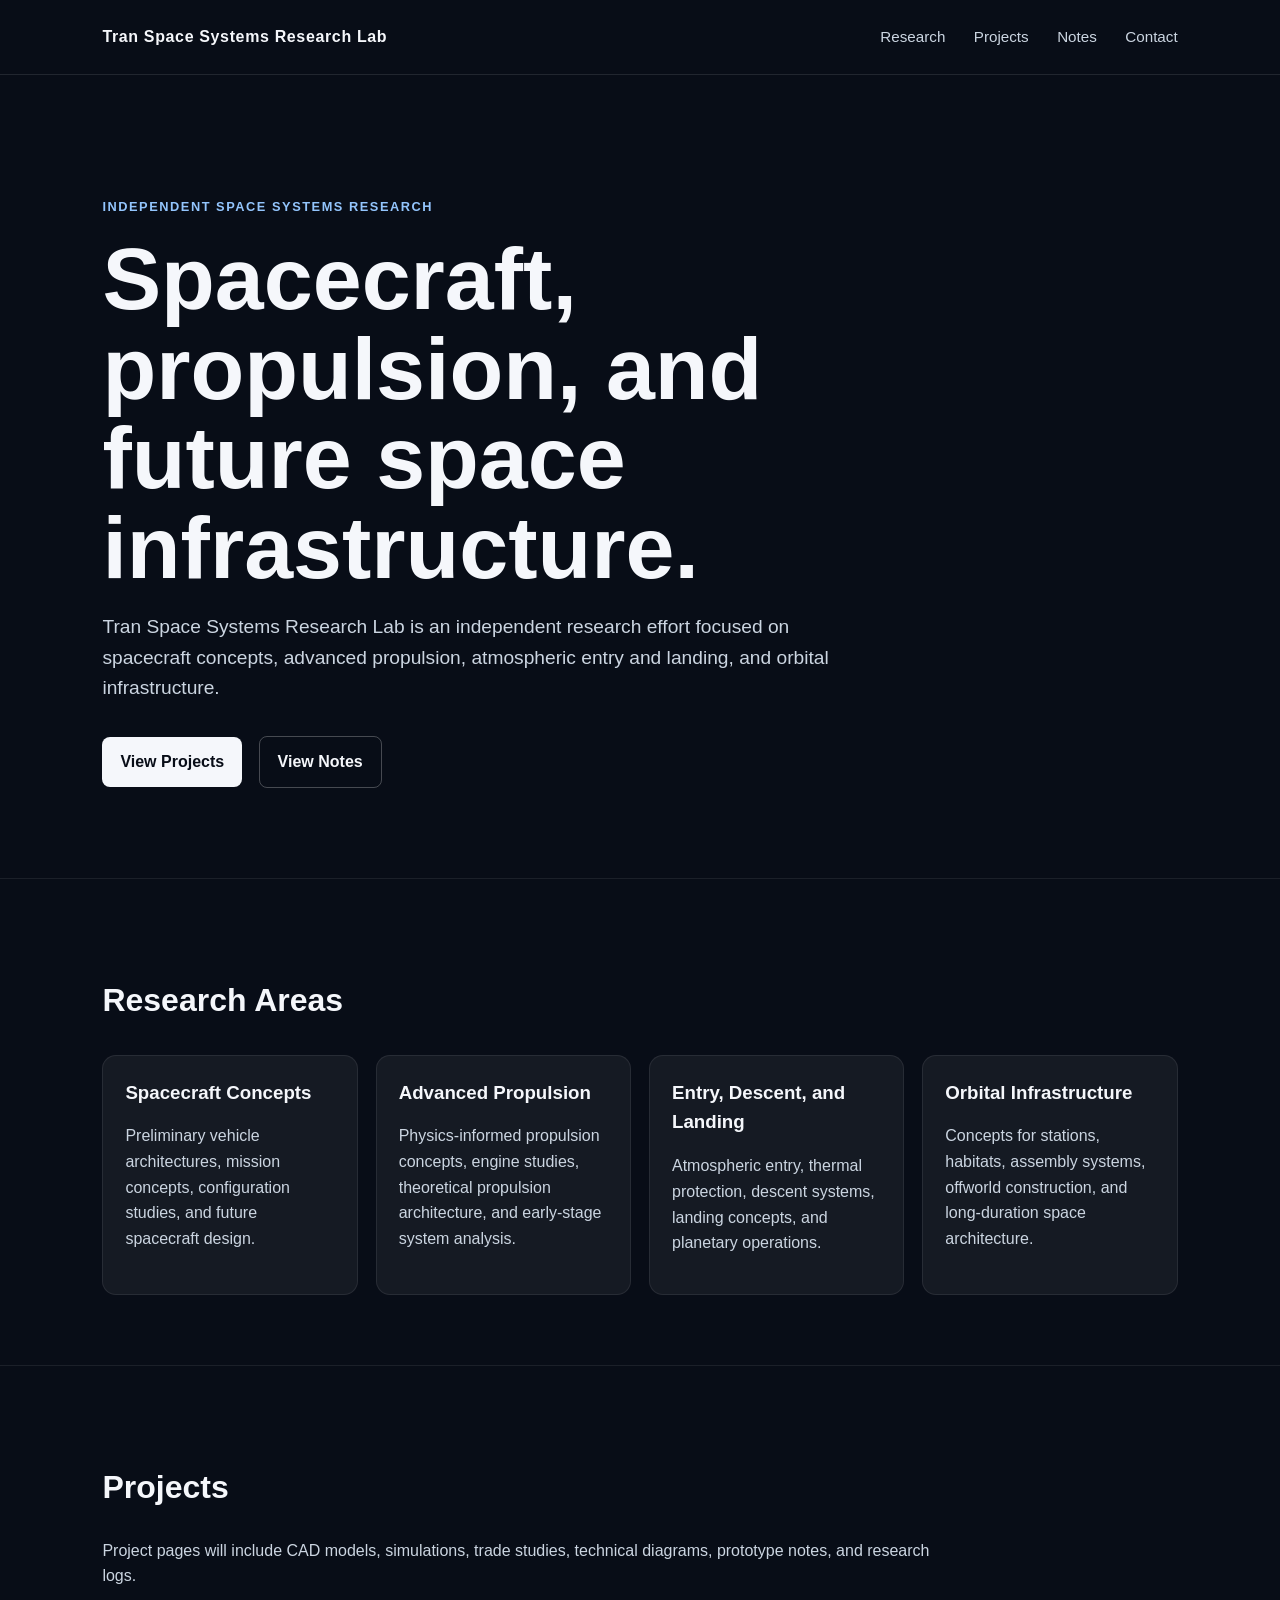
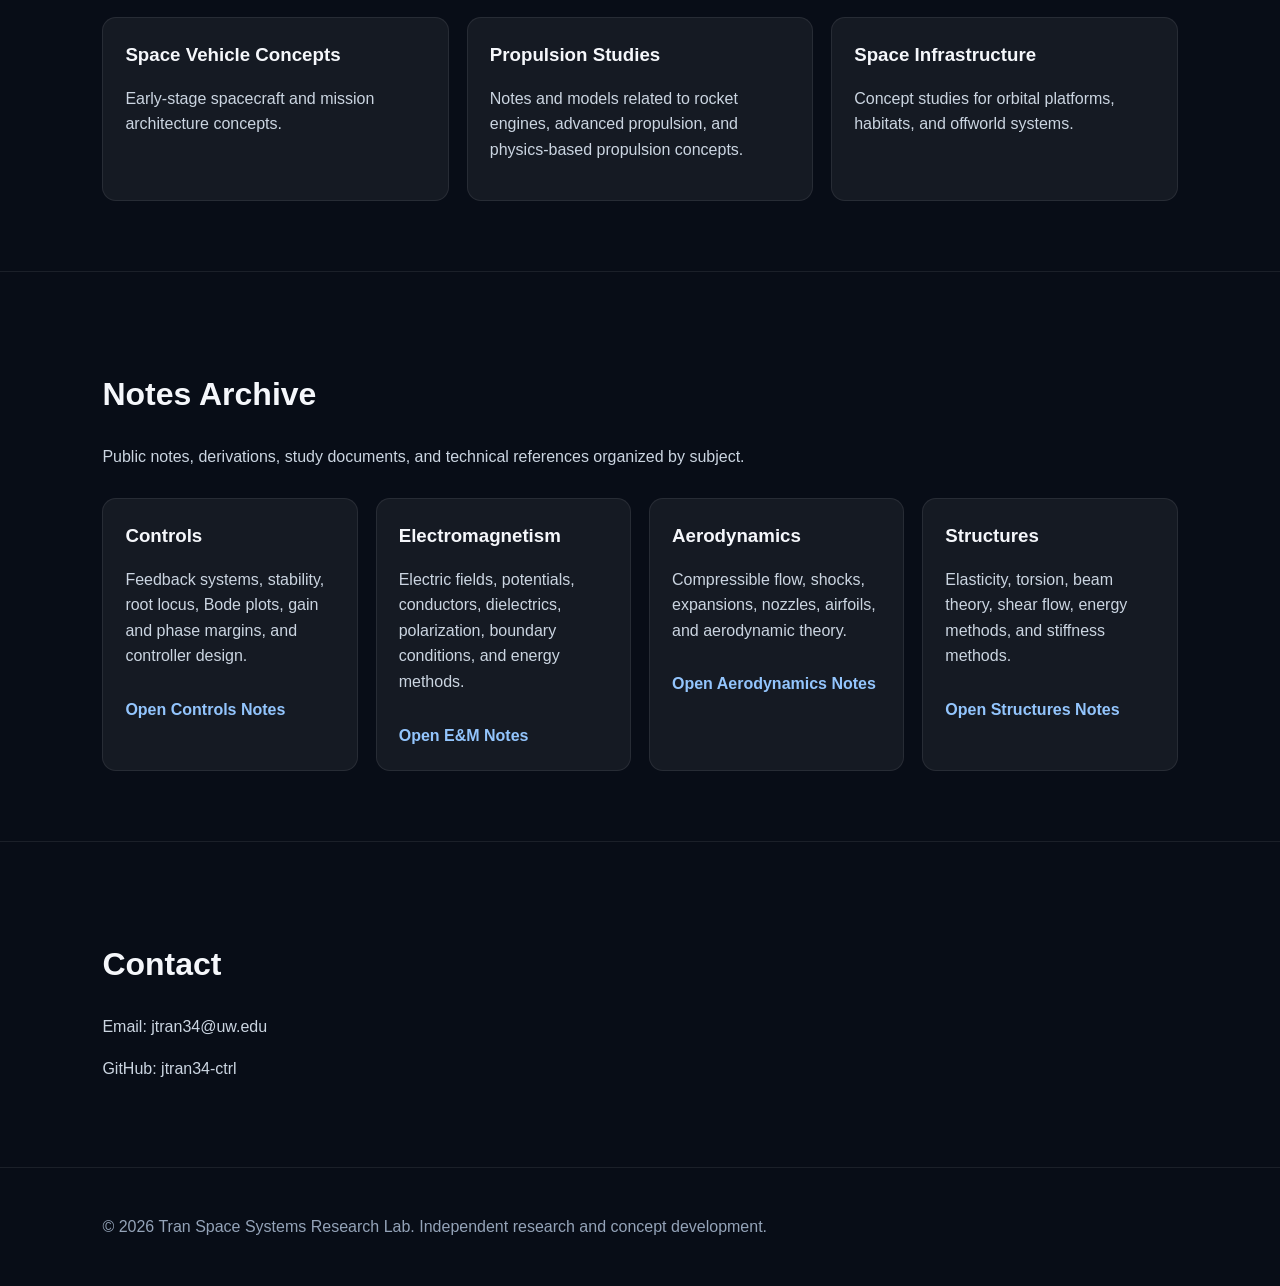
<file: index.html>
<!DOCTYPE html>
<html lang="en">
<head>
  <meta charset="UTF-8" />
  <meta name="viewport" content="width=device-width, initial-scale=1.0" />
  <title>Tran Space Systems Research Lab</title>
  <link rel="stylesheet" href="style.css" />
</head>

<body>
  <header class="nav">
    <div class="logo">Tran Space Systems Research Lab</div>

    <nav>
      <a href="#research">Research</a>
      <a href="#projects">Projects</a>
      <a href="#notes">Notes</a>
      <a href="#contact">Contact</a>
    </nav>
  </header>

  <main>
    <section class="hero">
      <p class="eyebrow">Independent Space Systems Research</p>

      <h1>Spacecraft, propulsion, and future space infrastructure.</h1>

      <p class="subtitle">
        Tran Space Systems Research Lab is an independent research effort focused on
        spacecraft concepts, advanced propulsion, atmospheric entry and landing,
        and orbital infrastructure.
      </p>

      <div class="buttons">
        <a class="button" href="#projects">View Projects</a>
        <a class="button secondary" href="#notes">View Notes</a>
      </div>
    </section>

    <section id="research" class="section">
      <h2>Research Areas</h2>

      <div class="grid">
        <div class="card">
          <h3>Spacecraft Concepts</h3>
          <p>
            Preliminary vehicle architectures, mission concepts, configuration studies,
            and future spacecraft design.
          </p>
        </div>

        <div class="card">
          <h3>Advanced Propulsion</h3>
          <p>
            Physics-informed propulsion concepts, engine studies, theoretical propulsion
            architecture, and early-stage system analysis.
          </p>
        </div>

        <div class="card">
          <h3>Entry, Descent, and Landing</h3>
          <p>
            Atmospheric entry, thermal protection, descent systems, landing concepts,
            and planetary operations.
          </p>
        </div>

        <div class="card">
          <h3>Orbital Infrastructure</h3>
          <p>
            Concepts for stations, habitats, assembly systems, offworld construction,
            and long-duration space architecture.
          </p>
        </div>
      </div>
    </section>

    <section id="projects" class="section">
      <h2>Projects</h2>

      <p>
        Project pages will include CAD models, simulations, trade studies, technical
        diagrams, prototype notes, and research logs.
      </p>

      <div class="grid">
        <div class="card">
          <h3>Space Vehicle Concepts</h3>
          <p>
            Early-stage spacecraft and mission architecture concepts.
          </p>
        </div>

        <div class="card">
          <h3>Propulsion Studies</h3>
          <p>
            Notes and models related to rocket engines, advanced propulsion, and
            physics-based propulsion concepts.
          </p>
        </div>

        <div class="card">
          <h3>Space Infrastructure</h3>
          <p>
            Concept studies for orbital platforms, habitats, and offworld systems.
          </p>
        </div>
      </div>
    </section>

    <section id="notes" class="section">
      <h2>Notes Archive</h2>

      <p>
        Public notes, derivations, study documents, and technical references organized
        by subject.
      </p>

      <div class="grid">
        <div class="card">
          <h3>Controls</h3>
          <p>
            Feedback systems, stability, root locus, Bode plots, gain and phase margins,
            and controller design.
          </p>
          <a class="text-link" href="notes/controls/">Open Controls Notes</a>
        </div>

        <div class="card">
          <h3>Electromagnetism</h3>
          <p>
            Electric fields, potentials, conductors, dielectrics, polarization,
            boundary conditions, and energy methods.
          </p>
          <a class="text-link" href="notes/electromagnetism/">Open E&amp;M Notes</a>
        </div>

        <div class="card">
          <h3>Aerodynamics</h3>
          <p>
            Compressible flow, shocks, expansions, nozzles, airfoils, and aerodynamic
            theory.
          </p>
          <a class="text-link" href="notes/aerodynamics/">Open Aerodynamics Notes</a>
        </div>

        <div class="card">
          <h3>Structures</h3>
          <p>
            Elasticity, torsion, beam theory, shear flow, energy methods, and stiffness
            methods.
          </p>
          <a class="text-link" href="notes/structures/">Open Structures Notes</a>
        </div>
      </div>
    </section>

    <section id="contact" class="section">
      <h2>Contact</h2>

      <p>Email: jtran34@uw.edu</p>
      <p>GitHub: jtran34-ctrl</p>
    </section>
  </main>

  <footer>
    <p>
      © 2026 Tran Space Systems Research Lab. Independent research and concept development.
    </p>
  </footer>
</body>
</html>
</file>
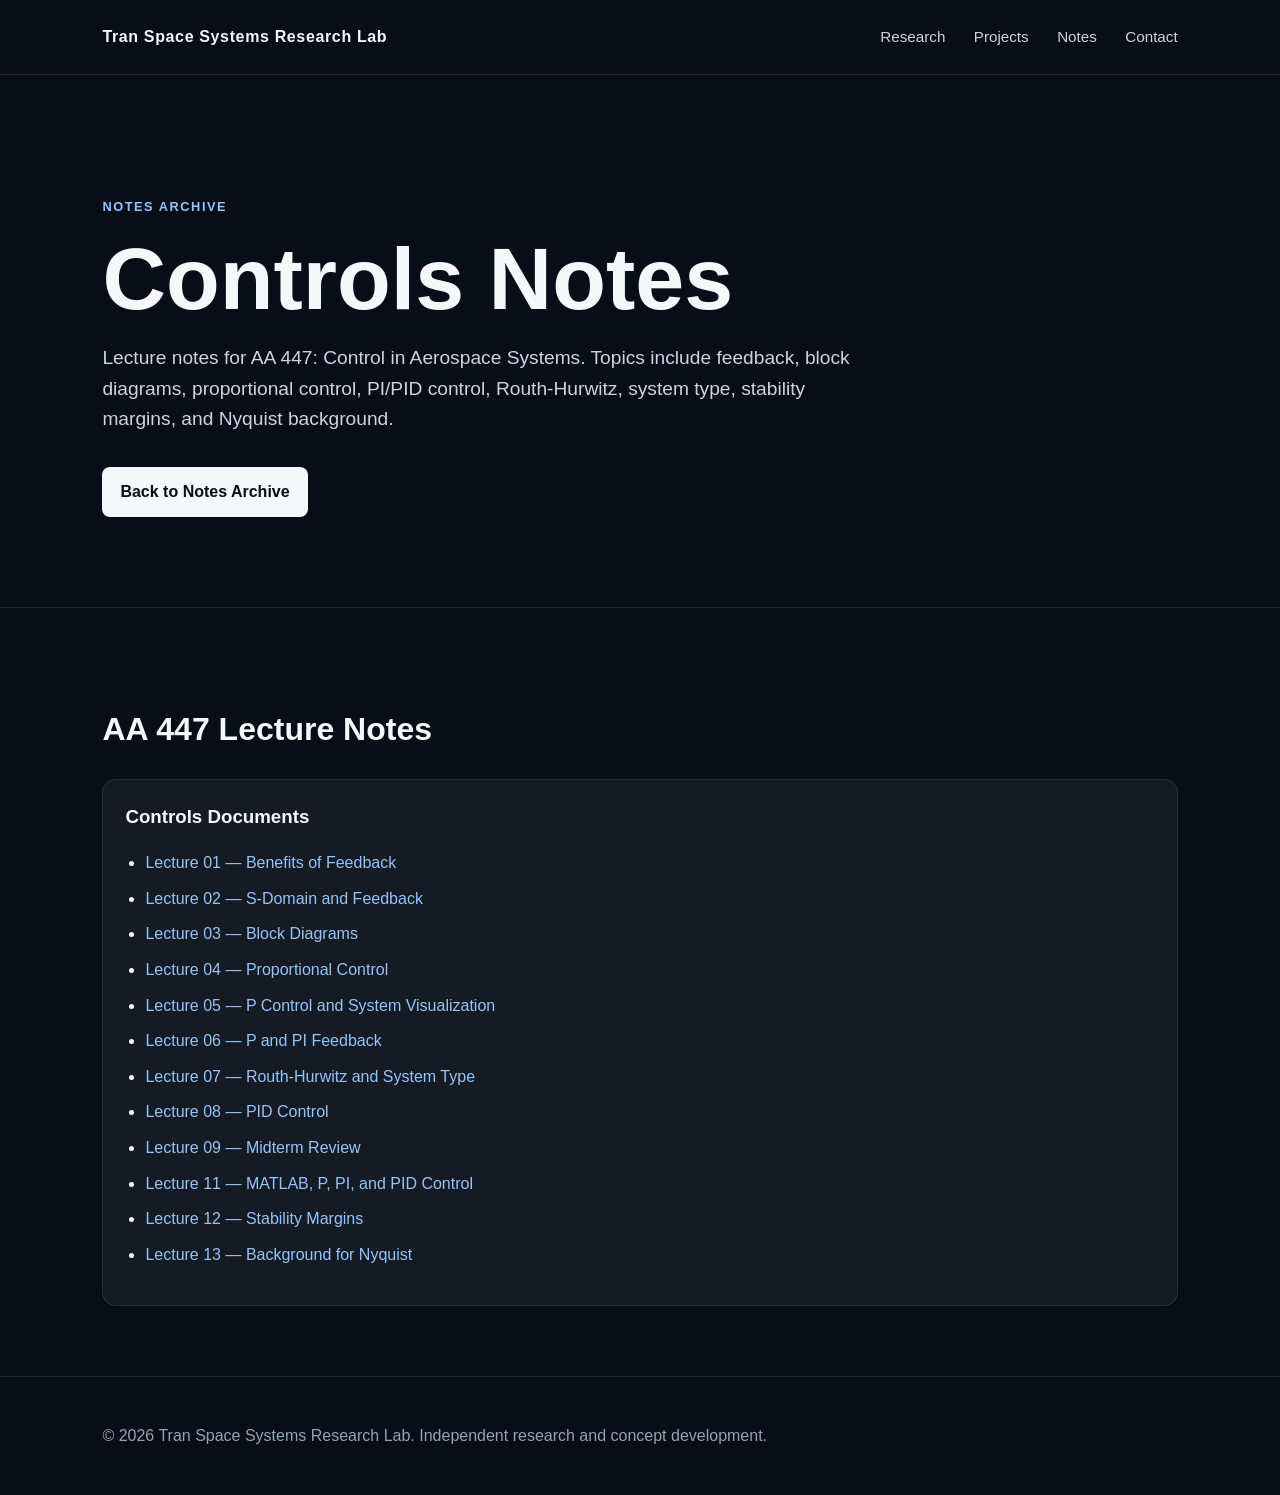
<file: notes/controls/index.html>
<!DOCTYPE html>
<html lang="en">
<head>
  <meta charset="UTF-8" />
  <meta name="viewport" content="width=device-width, initial-scale=1.0" />
  <title>Controls Notes | Tran Space Systems Research Lab</title>
  <link rel="stylesheet" href="../../style.css" />
</head>

<body>
  <header class="nav">
    <div class="logo">Tran Space Systems Research Lab</div>

    <nav>
      <a href="../../index.html#research">Research</a>
      <a href="../../index.html#projects">Projects</a>
      <a href="../../index.html#notes">Notes</a>
      <a href="../../index.html#contact">Contact</a>
    </nav>
  </header>

  <main>
    <section class="hero">
      <p class="eyebrow">Notes Archive</p>

      <h1>Controls Notes</h1>

      <p class="subtitle">
        Lecture notes for AA 447: Control in Aerospace Systems. Topics include
        feedback, block diagrams, proportional control, PI/PID control, Routh-Hurwitz,
        system type, stability margins, and Nyquist background.
      </p>

      <div class="buttons">
        <a class="button" href="../../index.html#notes">Back to Notes Archive</a>
      </div>
    </section>

    <section class="section">
      <h2>AA 447 Lecture Notes</h2>

      <div class="card">
        <h3>Controls Documents</h3>

        <ul class="note-list">
          <li><a href="aa447-lecture-01-benefits-of-feedback.pdf" target="_blank">Lecture 01 — Benefits of Feedback</a></li>
          <li><a href="aa447-lecture-02-s-domain-feedback.pdf" target="_blank">Lecture 02 — S-Domain and Feedback</a></li>
          <li><a href="aa447-lecture-03-block-diagrams.pdf" target="_blank">Lecture 03 — Block Diagrams</a></li>
          <li><a href="aa447-lecture-04-proportional-control.pdf" target="_blank">Lecture 04 — Proportional Control</a></li>
          <li><a href="aa447-lecture-05-p-control-system-visualization.pdf" target="_blank">Lecture 05 — P Control and System Visualization</a></li>
          <li><a href="aa447-lecture-06-p-and-pi-feedback.pdf" target="_blank">Lecture 06 — P and PI Feedback</a></li>
          <li><a href="aa447-lecture-07-routh-hurwitz-system-type.pdf" target="_blank">Lecture 07 — Routh-Hurwitz and System Type</a></li>
          <li><a href="aa447-lecture-08-pid-control.pdf" target="_blank">Lecture 08 — PID Control</a></li>
          <li><a href="aa447-lecture-09-midterm-review.pdf" target="_blank">Lecture 09 — Midterm Review</a></li>
          <li><a href="aa447-lecture-11-matlab-p-pi-pid-control.pdf" target="_blank">Lecture 11 — MATLAB, P, PI, and PID Control</a></li>
          <li><a href="aa447-lecture-12-stability-margins.pdf" target="_blank">Lecture 12 — Stability Margins</a></li>
          <li><a href="aa447-lecture-13-background-for-nyquist.pdf" target="_blank">Lecture 13 — Background for Nyquist</a></li>
        </ul>
      </div>
    </section>
  </main>

  <footer>
    <p>
      © 2026 Tran Space Systems Research Lab. Independent research and concept development.
    </p>
  </footer>
</body>
</html>
</file>
<file: style.css>
* {
  box-sizing: border-box;
}

html {
  scroll-behavior: smooth;
}

body {
  margin: 0;
  font-family: Arial, Helvetica, sans-serif;
  background: #080d17;
  color: #f5f7fb;
  line-height: 1.6;
}

/* Top navigation */

.nav {
  display: flex;
  justify-content: space-between;
  align-items: center;
  padding: 24px 8%;
  border-bottom: 1px solid rgba(255, 255, 255, 0.1);
}

.logo {
  font-weight: 700;
  letter-spacing: 0.04em;
}

nav a {
  color: #cbd5e1;
  text-decoration: none;
  margin-left: 24px;
  font-size: 0.95rem;
}

nav a:hover {
  color: #ffffff;
}

/* Hero section */

.hero {
  padding: 110px 8% 90px;
  max-width: 1050px;
}

.eyebrow {
  color: #93c5fd;
  text-transform: uppercase;
  letter-spacing: 0.12em;
  font-size: 0.8rem;
  font-weight: 700;
}

h1 {
  font-size: clamp(2.5rem, 7vw, 5.5rem);
  line-height: 1.02;
  margin: 16px 0;
  max-width: 900px;
}

.subtitle {
  max-width: 780px;
  color: #cbd5e1;
  font-size: 1.2rem;
}

/* Buttons */

.buttons {
  margin-top: 32px;
}

.button {
  display: inline-block;
  padding: 12px 18px;
  background: #f5f7fb;
  color: #080d17;
  text-decoration: none;
  border-radius: 8px;
  font-weight: 700;
  margin-right: 12px;
}

.button:hover {
  background: #dbeafe;
}

.button.secondary {
  background: transparent;
  color: #f5f7fb;
  border: 1px solid rgba(255, 255, 255, 0.25);
}

.button.secondary:hover {
  background: rgba(255, 255, 255, 0.08);
}

/* General sections */

.section {
  padding: 70px 8%;
  border-top: 1px solid rgba(255, 255, 255, 0.08);
}

.section h2 {
  font-size: 2rem;
  margin-bottom: 24px;
}

.section p {
  color: #cbd5e1;
  max-width: 850px;
}

/* Cards and grids */

.grid {
  display: grid;
  grid-template-columns: repeat(auto-fit, minmax(240px, 1fr));
  gap: 18px;
  margin-top: 28px;
}

.card {
  background: rgba(255, 255, 255, 0.055);
  border: 1px solid rgba(255, 255, 255, 0.08);
  border-radius: 14px;
  padding: 22px;
}

.card h3 {
  margin-top: 0;
  margin-bottom: 10px;
}

.card p {
  color: #cbd5e1;
}

/* Notes links */

.text-link {
  display: inline-block;
  margin-top: 12px;
  color: #93c5fd;
  text-decoration: none;
  font-weight: 700;
}

.text-link:hover {
  color: #ffffff;
  text-decoration: underline;
}

.note-list {
  margin-top: 18px;
  padding-left: 20px;
}

.note-list li {
  margin-bottom: 10px;
}

.note-list a {
  color: #93c5fd;
  text-decoration: none;
}

.note-list a:hover {
  color: #ffffff;
  text-decoration: underline;
}

/* Footer */

footer {
  padding: 30px 8%;
  color: #94a3b8;
  border-top: 1px solid rgba(255, 255, 255, 0.08);
}

/* Mobile */

@media (max-width: 720px) {
  .nav {
    display: block;
    padding: 20px 6%;
  }

  nav {
    margin-top: 14px;
  }

  nav a {
    display: inline-block;
    margin: 0 16px 8px 0;
  }

  .hero {
    padding: 80px 6% 70px;
  }

  .section {
    padding: 55px 6%;
  }

  .button {
    margin-bottom: 10px;
  }
}
</file>
